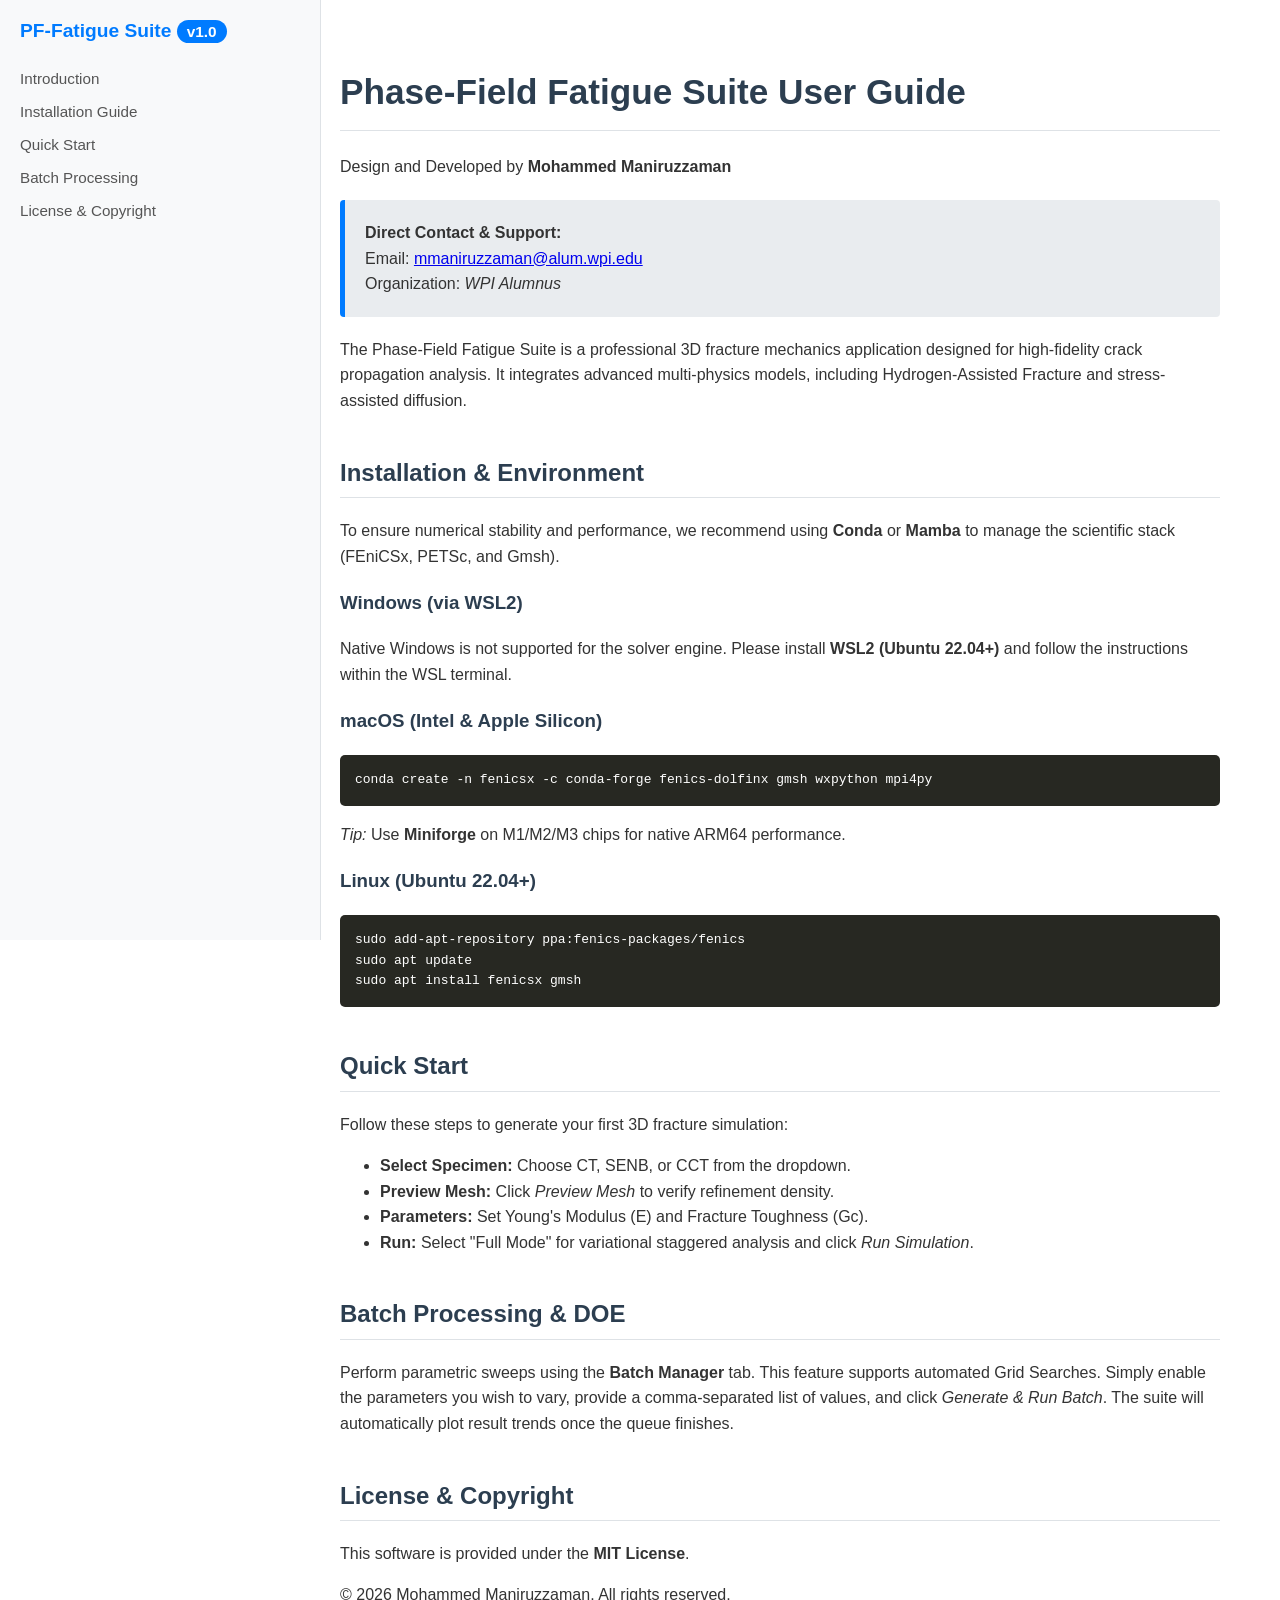
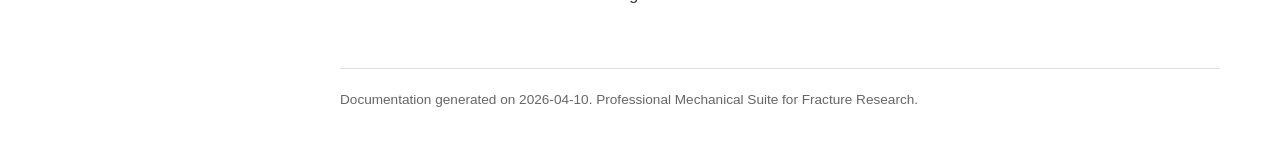
<file: docs/index.html>
<!DOCTYPE html>
<html lang="en">
<head>
    <meta charset="UTF-8">
    <meta name="viewport" content="width=device-width, initial-scale=1.0">
    <title>Phase-Field Fatigue Suite - User Guide</title>
    <style>
        :root {
            --primary-color: #007bff;
            --sidebar-width: 280px;
            --text-color: #333;
            --bg-light: #f8f9fa;
            --border-color: #dee2e6;
            --code-bg: #272822;
        }

        body {
            font-family: -apple-system, BlinkMacSystemFont, "Segoe UI", Roboto, "Helvetica Neue", Arial, sans-serif;
            margin: 0;
            display: flex;
            color: var(--text-color);
            background-color: white;
        }

        /* Sidebar */
        .sidebar {
            width: var(--sidebar-width);
            background: var(--bg-light);
            border-right: 1px solid var(--border-color);
            height: 100vh;
            position: fixed;
            overflow-y: auto;
            padding: 20px;
        }

        .sidebar-header {
            font-weight: bold;
            font-size: 1.2em;
            margin-bottom: 20px;
            color: var(--primary-color);
        }

        .nav-item {
            display: block;
            padding: 8px 0;
            text-decoration: none;
            color: #555;
            font-size: 0.95em;
        }

        .nav-item:hover {
            color: var(--primary-color);
        }

        /* Main Content */
        .content {
            margin-left: var(--sidebar-width);
            padding: 40px 60px;
            max-width: 900px;
            line-height: 1.6;
        }

        h1, h2, h3 {
            color: #2c3e50;
        }

        h1 {
            font-size: 2.2em;
            border-bottom: 1px solid var(--border-color);
            padding-bottom: 10px;
        }

        h2 {
            margin-top: 40px;
            border-bottom: 1px solid var(--border-color);
            padding-bottom: 5px;
        }

        .contact-box {
            background: #e9ecef;
            padding: 20px;
            border-left: 5px solid var(--primary-color);
            margin: 20px 0;
            border-radius: 4px;
        }

        code {
            background: var(--bg-light);
            padding: 2px 5px;
            border-radius: 3px;
            font-family: SFMono-Regular, Consolas, "Liberation Mono", Menlo, monospace;
        }

        pre {
            background: var(--code-bg);
            color: white;
            padding: 15px;
            border-radius: 5px;
            overflow-x: auto;
            position: relative;
        }

        .badge {
            background: var(--primary-color);
            color: white;
            padding: 3px 10px;
            border-radius: 12px;
            font-size: 0.8em;
            vertical-align: middle;
        }

        .footer {
            margin-top: 60px;
            padding-top: 20px;
            border-top: 1px solid var(--border-color);
            font-size: 0.85em;
            color: #666;
        }

        /* Responsive */
        @media (max-width: 768px) {
            .sidebar { display: none; }
            .content { margin-left: 0; padding: 20px; }
        }
    </style>
</head>
<body>

<div class="sidebar">
    <div class="sidebar-header">PF-Fatigue Suite <span class="badge">v1.0</span></div>
    <nav>
        <a href="#intro" class="nav-item">Introduction</a>
        <a href="#install" class="nav-item">Installation Guide</a>
        <a href="#quickstart" class="nav-item">Quick Start</a>
        <a href="#batch" class="nav-item">Batch Processing</a>
        <a href="#license" class="nav-item">License & Copyright</a>
    </nav>
</div>

<div class="content">
    <header>
        <h1 id="intro">Phase-Field Fatigue Suite User Guide</h1>
        <p>Design and Developed by <strong>Mohammed Maniruzzaman</strong></p>
    </header>

    <div class="contact-box">
        <strong>Direct Contact & Support:</strong><br>
        Email: <a href="mailto:mmaniruzzaman@alum.wpi.edu">mmaniruzzaman@alum.wpi.edu</a><br>
        Organization: <em>WPI Alumnus</em>
    </div>

    <p>The Phase-Field Fatigue Suite is a professional 3D fracture mechanics application designed for high-fidelity crack propagation analysis. It integrates advanced multi-physics models, including Hydrogen-Assisted Fracture and stress-assisted diffusion.</p>

    <h2 id="install">Installation & Environment</h2>
    <p>To ensure numerical stability and performance, we recommend using <strong>Conda</strong> or <strong>Mamba</strong> to manage the scientific stack (FEniCSx, PETSc, and Gmsh).</p>
    
    <h3>Windows (via WSL2)</h3>
    <p>Native Windows is not supported for the solver engine. Please install <strong>WSL2 (Ubuntu 22.04+)</strong> and follow the instructions within the WSL terminal.</p>
    
    <h3>macOS (Intel & Apple Silicon)</h3>
    <pre>conda create -n fenicsx -c conda-forge fenics-dolfinx gmsh wxpython mpi4py</pre>
    <p><em>Tip:</em> Use <strong>Miniforge</strong> on M1/M2/M3 chips for native ARM64 performance.</p>

    <h3>Linux (Ubuntu 22.04+)</h3>
    <pre>sudo add-apt-repository ppa:fenics-packages/fenics
sudo apt update
sudo apt install fenicsx gmsh</pre>

    <h2 id="quickstart">Quick Start</h2>
    <p>Follow these steps to generate your first 3D fracture simulation:</p>
    <ul>
        <li><strong>Select Specimen:</strong> Choose CT, SENB, or CCT from the dropdown.</li>
        <li><strong>Preview Mesh:</strong> Click <em>Preview Mesh</em> to verify refinement density.</li>
        <li><strong>Parameters:</strong> Set Young's Modulus (E) and Fracture Toughness (Gc).</li>
        <li><strong>Run:</strong> Select "Full Mode" for variational staggered analysis and click <em>Run Simulation</em>.</li>
    </ul>

    <h2 id="batch">Batch Processing & DOE</h2>
    <p>Perform parametric sweeps using the <strong>Batch Manager</strong> tab. This feature supports automated Grid Searches. Simply enable the parameters you wish to vary, provide a comma-separated list of values, and click <em>Generate & Run Batch</em>. The suite will automatically plot result trends once the queue finishes.</p>

    <h2 id="license">License & Copyright</h2>
    <p>This software is provided under the <strong>MIT License</strong>.</p>
    <p>&copy; 2026 Mohammed Maniruzzaman. All rights reserved.</p>

    <div class="footer">
        Documentation generated on 2026-04-10. Professional Mechanical Suite for Fracture Research.
    </div>
</div>

</body>
</html>
</file>
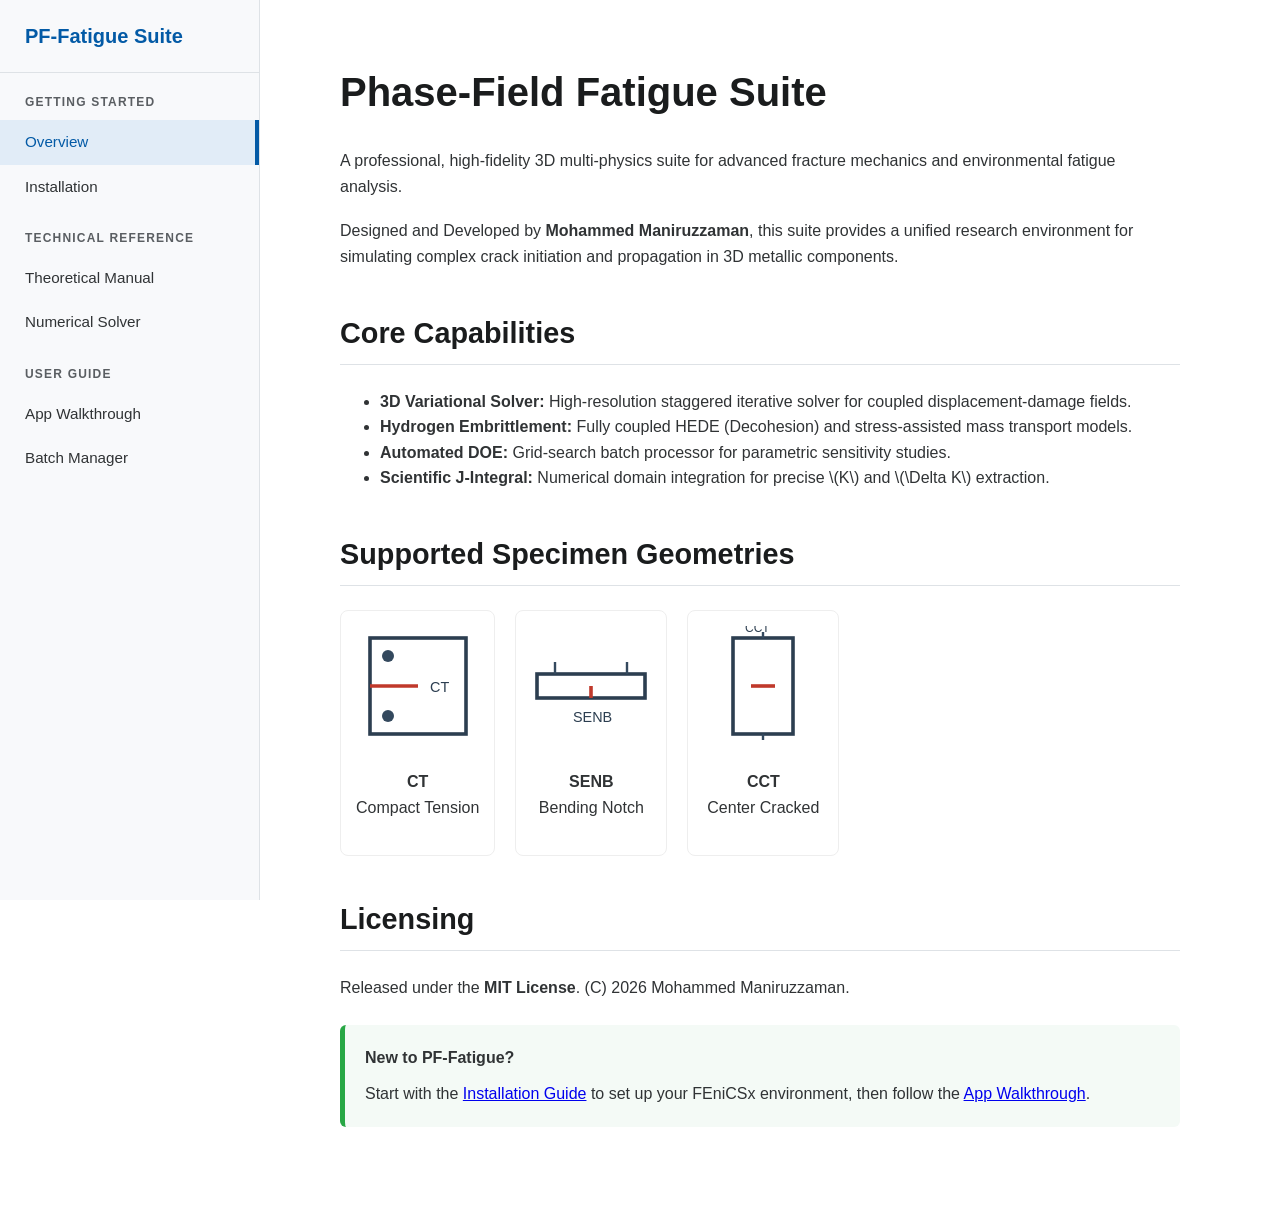
<file: docs/site/index.html>
<!DOCTYPE html>
<html lang="en">
<head>
    <meta charset="UTF-8">
    <meta name="viewport" content="width=device-width, initial-scale=1.0">
    <title>Overview - Phase-Field Fatigue Suite</title>
    <link rel="stylesheet" href="css/style.css">
</head>
<body>
    <div class="doc-wrapper">
        <aside class="doc-sidebar">
            <div class="sidebar-brand">PF-Fatigue Suite</div>
            <div class="nav-group">
                <div class="nav-group-title">Getting Started</div>
                <a href="index.html" class="nav-link active">Overview</a>
                <a href="installation.html" class="nav-link">Installation</a>
            </div>
            <div class="nav-group">
                <div class="nav-group-title">Technical Reference</div>
                <a href="theory.html" class="nav-link">Theoretical Manual</a>
                <a href="numerical.html" class="nav-link">Numerical Solver</a>
            </div>
            <div class="nav-group">
                <div class="nav-group-title">User Guide</div>
                <a href="usage.html" class="nav-link">App Walkthrough</a>
                <a href="batch.html" class="nav-link">Batch Manager</a>
            </div>
        </aside>

        <main class="doc-main">
            <h1>Phase-Field Fatigue Suite</h1>
            <p class="lead">A professional, high-fidelity 3D multi-physics suite for advanced fracture mechanics and environmental fatigue analysis.</p>
            
            <p>Designed and Developed by <strong>Mohammed Maniruzzaman</strong>, this suite provides a unified research environment for simulating complex crack initiation and propagation in 3D metallic components.</p>

            <h2>Core Capabilities</h2>
            <ul>
                <li><strong>3D Variational Solver:</strong> High-resolution staggered iterative solver for coupled displacement-damage fields.</li>
                <li><strong>Hydrogen Embrittlement:</strong> Fully coupled HEDE (Decohesion) and stress-assisted mass transport models.</li>
                <li><strong>Automated DOE:</strong> Grid-search batch processor for parametric sensitivity studies.</li>
                <li><strong>Scientific J-Integral:</strong> Numerical domain integration for precise \(K\) and \(\Delta K\) extraction.</li>
            </ul>

            <h2>Supported Specimen Geometries</h2>
            <div class="specimen-gallery" style="display: flex; gap: 20px; margin-top: 20px;">
                <div style="text-align: center; border: 1px solid #eee; padding: 15px; border-radius: 8px;">
                    <img src="images/ct_icon.svg" width="120" height="120">
                    <p><strong>CT</strong><br>Compact Tension</p>
                </div>
                <div style="text-align: center; border: 1px solid #eee; padding: 15px; border-radius: 8px;">
                    <img src="images/senb_icon.svg" width="120" height="120">
                    <p><strong>SENB</strong><br>Bending Notch</p>
                </div>
                <div style="text-align: center; border: 1px solid #eee; padding: 15px; border-radius: 8px;">
                    <img src="images/cct_icon.svg" width="120" height="120">
                    <p><strong>CCT</strong><br>Center Cracked</p>
                </div>
            </div>

            <h2>Licensing</h2>
            <p>Released under the <strong>MIT License</strong>. (C) 2026 Mohammed Maniruzzaman.</p>

            <div class="admonition tip">
                <span class="admonition-title">New to PF-Fatigue?</span>
                Start with the <a href="installation.html">Installation Guide</a> to set up your FEniCSx environment, then follow the <a href="usage.html">App Walkthrough</a>.
            </div>
        </main>
    </div>
</body>
</html>
</file>
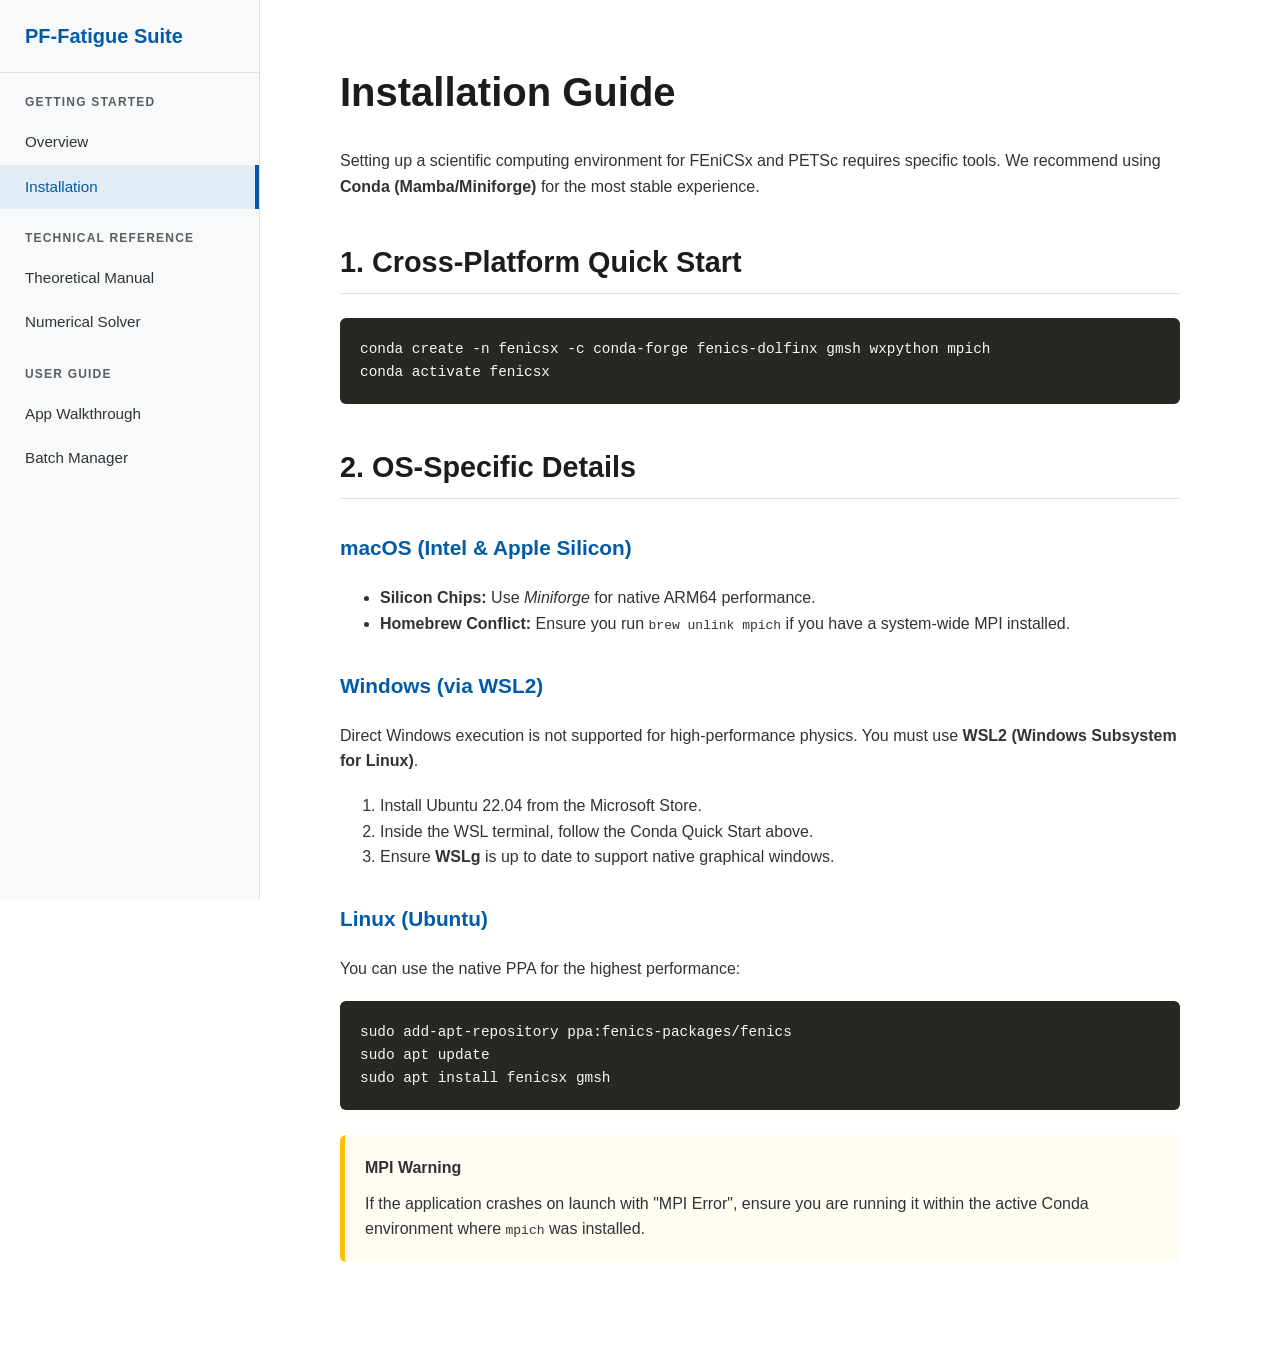
<file: docs/site/installation.html>
<!DOCTYPE html>
<html lang="en">
<head>
    <meta charset="UTF-8">
    <meta name="viewport" content="width=device-width, initial-scale=1.0">
    <title>Installation - Phase-Field Fatigue Suite</title>
    <link rel="stylesheet" href="css/style.css">
</head>
<body>
    <div class="doc-wrapper">
        <aside class="doc-sidebar">
            <div class="sidebar-brand">PF-Fatigue Suite</div>
            <div class="nav-group">
                <div class="nav-group-title">Getting Started</div>
                <a href="index.html" class="nav-link">Overview</a>
                <a href="installation.html" class="nav-link active">Installation</a>
            </div>
            <div class="nav-group">
                <div class="nav-group-title">Technical Reference</div>
                <a href="theory.html" class="nav-link">Theoretical Manual</a>
                <a href="numerical.html" class="nav-link">Numerical Solver</a>
            </div>
            <div class="nav-group">
                <div class="nav-group-title">User Guide</div>
                <a href="usage.html" class="nav-link">App Walkthrough</a>
                <a href="batch.html" class="nav-link">Batch Manager</a>
            </div>
        </aside>

        <main class="doc-main">
            <h1>Installation Guide</h1>
            <p>Setting up a scientific computing environment for FEniCSx and PETSc requires specific tools. We recommend using <strong>Conda (Mamba/Miniforge)</strong> for the most stable experience.</p>

            <h2>1. Cross-Platform Quick Start</h2>
            <pre>conda create -n fenicsx -c conda-forge fenics-dolfinx gmsh wxpython mpich
conda activate fenicsx</pre>

            <h2>2. OS-Specific Details</h2>

            <h3>macOS (Intel & Apple Silicon)</h3>
            <ul>
                <li><strong>Silicon Chips:</strong> Use <em>Miniforge</em> for native ARM64 performance.</li>
                <li><strong>Homebrew Conflict:</strong> Ensure you run <code>brew unlink mpich</code> if you have a system-wide MPI installed.</li>
            </ul>

            <h3>Windows (via WSL2)</h3>
            <p>Direct Windows execution is not supported for high-performance physics. You must use <strong>WSL2 (Windows Subsystem for Linux)</strong>.</p>
            <ol>
                <li>Install Ubuntu 22.04 from the Microsoft Store.</li>
                <li>Inside the WSL terminal, follow the Conda Quick Start above.</li>
                <li>Ensure <strong>WSLg</strong> is up to date to support native graphical windows.</li>
            </ol>

            <h3>Linux (Ubuntu)</h3>
            <p>You can use the native PPA for the highest performance:</p>
            <pre>sudo add-apt-repository ppa:fenics-packages/fenics
sudo apt update
sudo apt install fenicsx gmsh</pre>

            <div class="admonition warning">
                <span class="admonition-title">MPI Warning</span>
                If the application crashes on launch with "MPI Error", ensure you are running it within the active Conda environment where <code>mpich</code> was installed.
            </div>
        </main>
    </div>
</body>
</html>
</file>
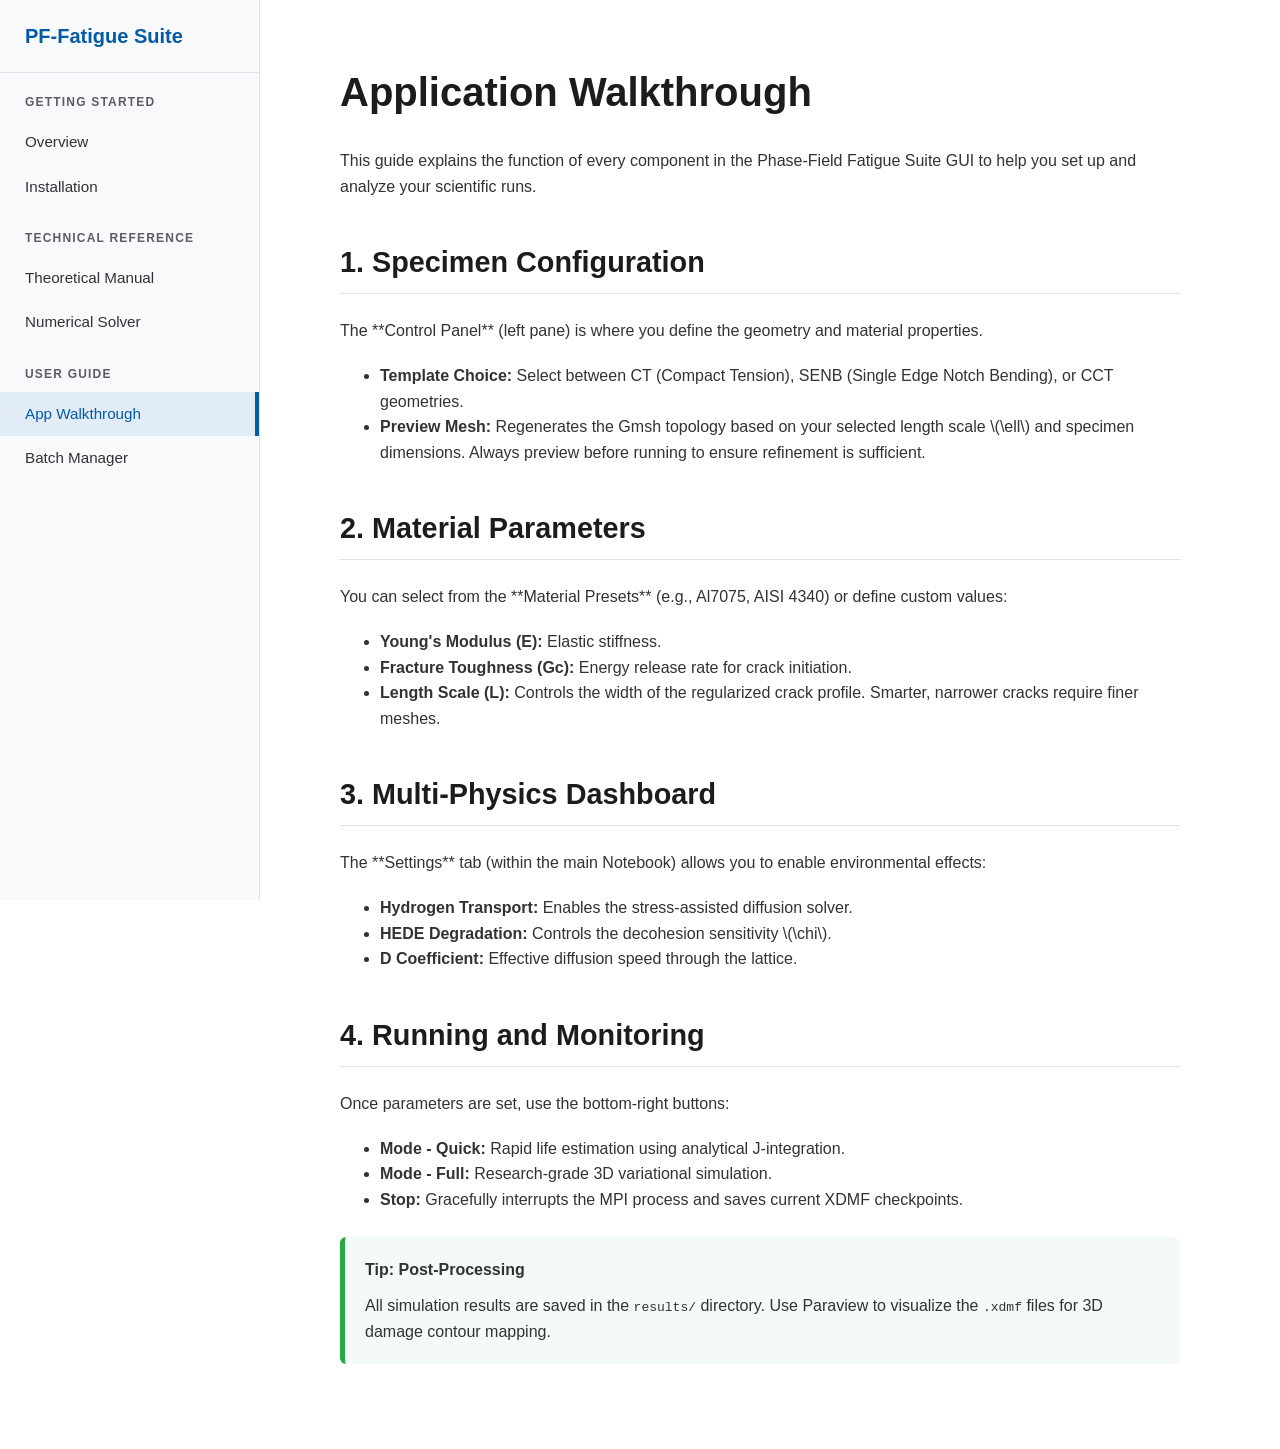
<file: docs/site/usage.html>
<!DOCTYPE html>
<html lang="en">
<head>
    <meta charset="UTF-8">
    <meta name="viewport" content="width=device-width, initial-scale=1.0">
    <title>App Walkthrough - Phase-Field Fatigue Suite</title>
    <link rel="stylesheet" href="css/style.css">
</head>
<body>
    <div class="doc-wrapper">
        <aside class="doc-sidebar">
            <div class="sidebar-brand">PF-Fatigue Suite</div>
            <div class="nav-group">
                <div class="nav-group-title">Getting Started</div>
                <a href="index.html" class="nav-link">Overview</a>
                <a href="installation.html" class="nav-link">Installation</a>
            </div>
            <div class="nav-group">
                <div class="nav-group-title">Technical Reference</div>
                <a href="theory.html" class="nav-link">Theoretical Manual</a>
                <a href="numerical.html" class="nav-link">Numerical Solver</a>
            </div>
            <div class="nav-group">
                <div class="nav-group-title">User Guide</div>
                <a href="usage.html" class="nav-link active">App Walkthrough</a>
                <a href="batch.html" class="nav-link">Batch Manager</a>
            </div>
        </aside>

        <main class="doc-main">
            <h1>Application Walkthrough</h1>
            <p>This guide explains the function of every component in the Phase-Field Fatigue Suite GUI to help you set up and analyze your scientific runs.</p>

            <h2>1. Specimen Configuration</h2>
            <p>The **Control Panel** (left pane) is where you define the geometry and material properties.</p>
            <ul>
                <li><strong>Template Choice:</strong> Select between CT (Compact Tension), SENB (Single Edge Notch Bending), or CCT geometries.</li>
                <li><strong>Preview Mesh:</strong> Regenerates the Gmsh topology based on your selected length scale \(\ell\) and specimen dimensions. Always preview before running to ensure refinement is sufficient.</li>
            </ul>

            <h2>2. Material Parameters</h2>
            <p>You can select from the **Material Presets** (e.g., Al7075, AISI 4340) or define custom values:</p>
            <ul>
                <li><strong>Young's Modulus (E):</strong> Elastic stiffness.</li>
                <li><strong>Fracture Toughness (Gc):</strong> Energy release rate for crack initiation.</li>
                <li><strong>Length Scale (L):</strong> Controls the width of the regularized crack profile. Smarter, narrower cracks require finer meshes.</li>
            </ul>

            <h2>3. Multi-Physics Dashboard</h2>
            <p>The **Settings** tab (within the main Notebook) allows you to enable environmental effects:</p>
            <ul>
                <li><strong>Hydrogen Transport:</strong> Enables the stress-assisted diffusion solver.</li>
                <li><strong>HEDE Degradation:</strong> Controls the decohesion sensitivity \(\chi\).</li>
                <li><strong>D Coefficient:</strong> Effective diffusion speed through the lattice.</li>
            </ul>

            <h2>4. Running and Monitoring</h2>
            <p>Once parameters are set, use the bottom-right buttons:</p>
            <ul>
                <li><strong>Mode - Quick:</strong> Rapid life estimation using analytical J-integration.</li>
                <li><strong>Mode - Full:</strong> Research-grade 3D variational simulation.</li>
                <li><strong>Stop:</strong> Gracefully interrupts the MPI process and saves current XDMF checkpoints.</li>
            </ul>

            <div class="admonition tip">
                <span class="admonition-title">Tip: Post-Processing</span>
                All simulation results are saved in the <code>results/</code> directory. Use Paraview to visualize the <code>.xdmf</code> files for 3D damage contour mapping.
            </div>
        </main>
    </div>
</body>
</html>
</file>
<file: docs/site/css/style.css>
:root {
    --primary-color: #035aa6; /* PyData dark blue */
    --accent-color: #1274d1;
    --sidebar-bg: #f8f9fb;
    --sidebar-hover: #eef1f6;
    --text-main: #303335;
    --text-muted: #5a5e62;
    --sidebar-width: 260px;
    --header-height: 60px;
    --border-color: #dee2e6;
}

* { box-sizing: border-box; }

body {
    font-family: 'Inter', -apple-system, BlinkMacSystemFont, "Segoe UI", Roboto, Helvetica, Arial, sans-serif;
    margin: 0;
    line-height: 1.6;
    color: var(--text-main);
}

/* Layout Wrapper */
.doc-wrapper {
    display: flex;
    min-height: 100vh;
}

/* Sidebar */
.doc-sidebar {
    width: var(--sidebar-width);
    background: var(--sidebar-bg);
    border-right: 1px solid var(--border-color);
    position: fixed;
    height: 100vh;
    padding: 20px 0;
    overflow-y: auto;
    flex-shrink: 0;
}

.sidebar-brand {
    padding: 0 25px 20px;
    font-weight: 800;
    font-size: 1.25rem;
    color: var(--primary-color);
    border-bottom: 1px solid var(--border-color);
    margin-bottom: 20px;
}

.nav-group { margin-bottom: 20px; }
.nav-group-title {
    padding: 0 25px;
    font-size: 0.75rem;
    text-transform: uppercase;
    font-weight: 700;
    color: var(--text-muted);
    letter-spacing: 0.1em;
    margin-bottom: 8px;
}

.nav-link {
    display: block;
    padding: 10px 25px;
    text-decoration: none;
    color: var(--text-main);
    font-size: 0.95rem;
    transition: all 0.2s;
}

.nav-link:hover {
    background: var(--sidebar-hover);
    color: var(--primary-color);
}

.nav-link.active {
    background: #e1ecf7;
    color: var(--primary-color);
    border-right: 4px solid var(--primary-color);
}

/* Main Content Area */
.doc-main {
    margin-left: var(--sidebar-width);
    flex-grow: 1;
    padding: 60px 80px;
    max-width: 1000px;
}

/* Typography */
h1 { font-size: 2.5rem; margin-top: 0; margin-bottom: 1.5rem; color: #1a1c1d; }
h2 { font-size: 1.8rem; margin-top: 2.5rem; border-bottom: 1px solid var(--border-color); padding-bottom: 8px; color: #1a1c1d; }
h3 { font-size: 1.3rem; margin-top: 2rem; color: var(--primary-color); }

p { margin-bottom: 1.2rem; }

.math-block { overflow-x: auto; margin: 20px 0; padding: 10px; background: #fff; }

/* Components */
.admonition {
    padding: 20px;
    margin: 25px 0;
    border-radius: 6px;
    border-left: 5px solid #ccc;
    background: #fdfdfe;
}
.admonition-title { font-weight: 700; margin-bottom: 10px; display: block; }
.admonition.tip { border-left-color: #28a745; background: #f4faf6; }
.admonition.warning { border-left-color: #ffc107; background: #fffcf4; }

pre {
    background: #272822; color: #f8f8f2;
    padding: 1.25rem; border-radius: 6px;
    overflow-x: auto; font-family: 'Fira Code', monospace; font-size: 0.9rem;
}

/* Responsive */
@media (max-width: 992px) {
    .doc-sidebar { width: 0; display: none; }
    .doc-main { margin-left: 0; padding: 40px 20px; }
}
</file>
